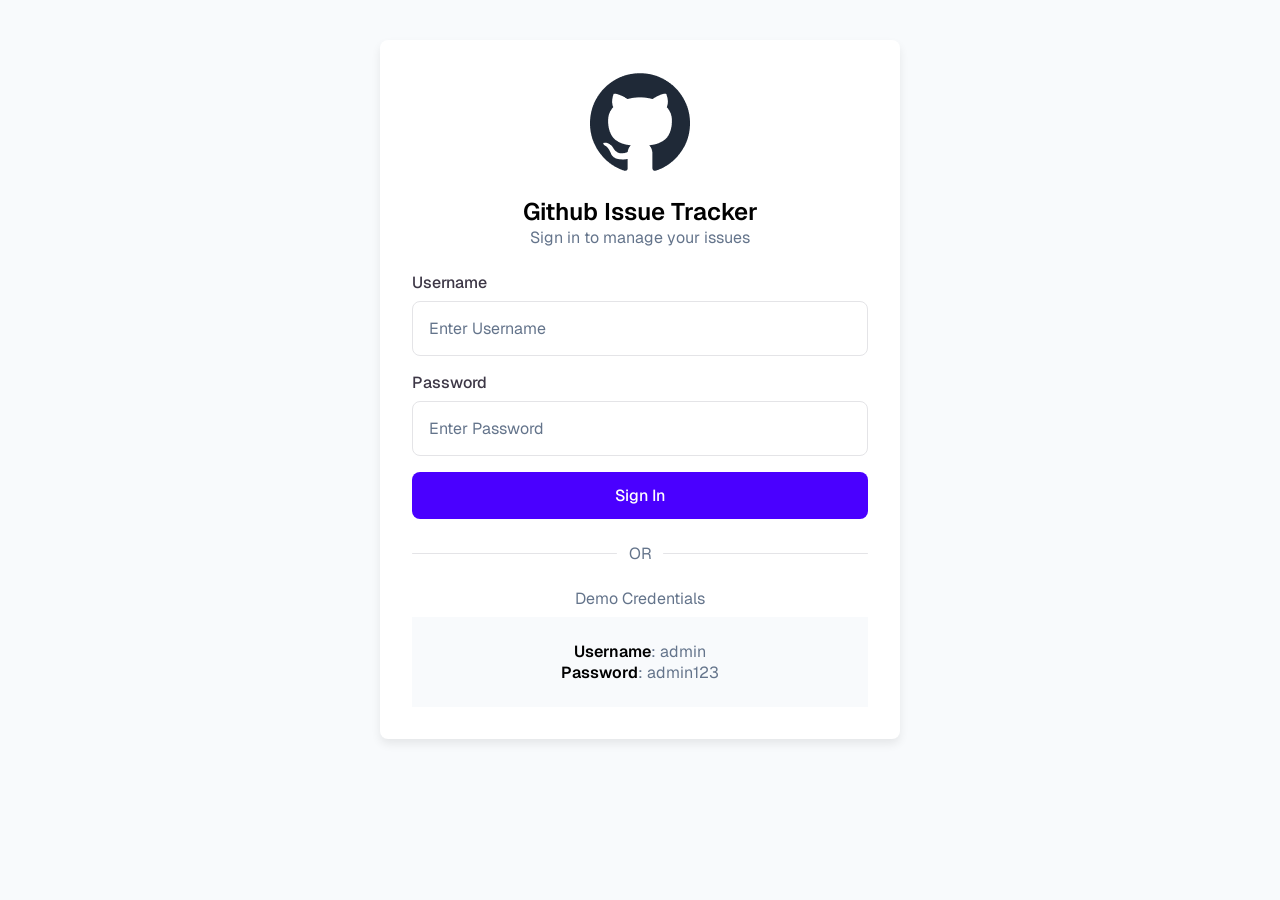
<file: index.html>
<!doctype html>
<html lang="en">
  <head>
    <meta charset="UTF-8" />
    <meta name="viewport" content="width=device-width, initial-scale=1.0" />
    <title>Login | Github Issue Tracker</title>
    <link
      rel="shortcut icon"
      href="./assets/github-logo.png"
      type="image/x-icon"
    />
    <link rel="stylesheet" href="./assets/css/login.css" />
  </head>
  <body>
    <section class="login-container">
      <div>
        <div class="login-header">
          <img src="./assets/github-logo.png" alt="Logo" class="logo" />
          <h2 class="login-heading">github issue tracker</h2>
          <p class="login-paragraph">Sign in to manage your issues</p>
        </div>
        <div class="login-form">
          <div class="input-field">
            <label for="username" class="label">Username</label>
            <br />
            <input
              type="text"
              id="username"
              class="input"
              placeholder="Enter Username"
            />
          </div>
          <div class="input-field">
            <label for="password" class="label">Password</label>
            <br />
            <input
              type="text"
              id="password"
              class="input"
              placeholder="Enter Password"
            />
          </div>
          <p class="error hide" id="error">Wrong Credentials</p>
          <button class="login-submit" onclick="loginSubmit()">Sign In</button>
        </div>
        <div class="or">
          <div class="line"></div>
          <p>OR</p>
          <div class="line"></div>
        </div>
        <div class="login-footer">
          <p class="login-paragraph" style="text-align: center">
            Demo Credentials
          </p>
          <div class="demo-credentials">
            <p class="login-paragraph">
              <span class="bold">Username</span>: admin
            </p>
            <p class="login-paragraph">
              <span class="bold">Password</span>: admin123
            </p>
          </div>
        </div>
      </div>
    </section>
    <script src="./assets/js/login.js"></script>
  </body>
</html>
</file>
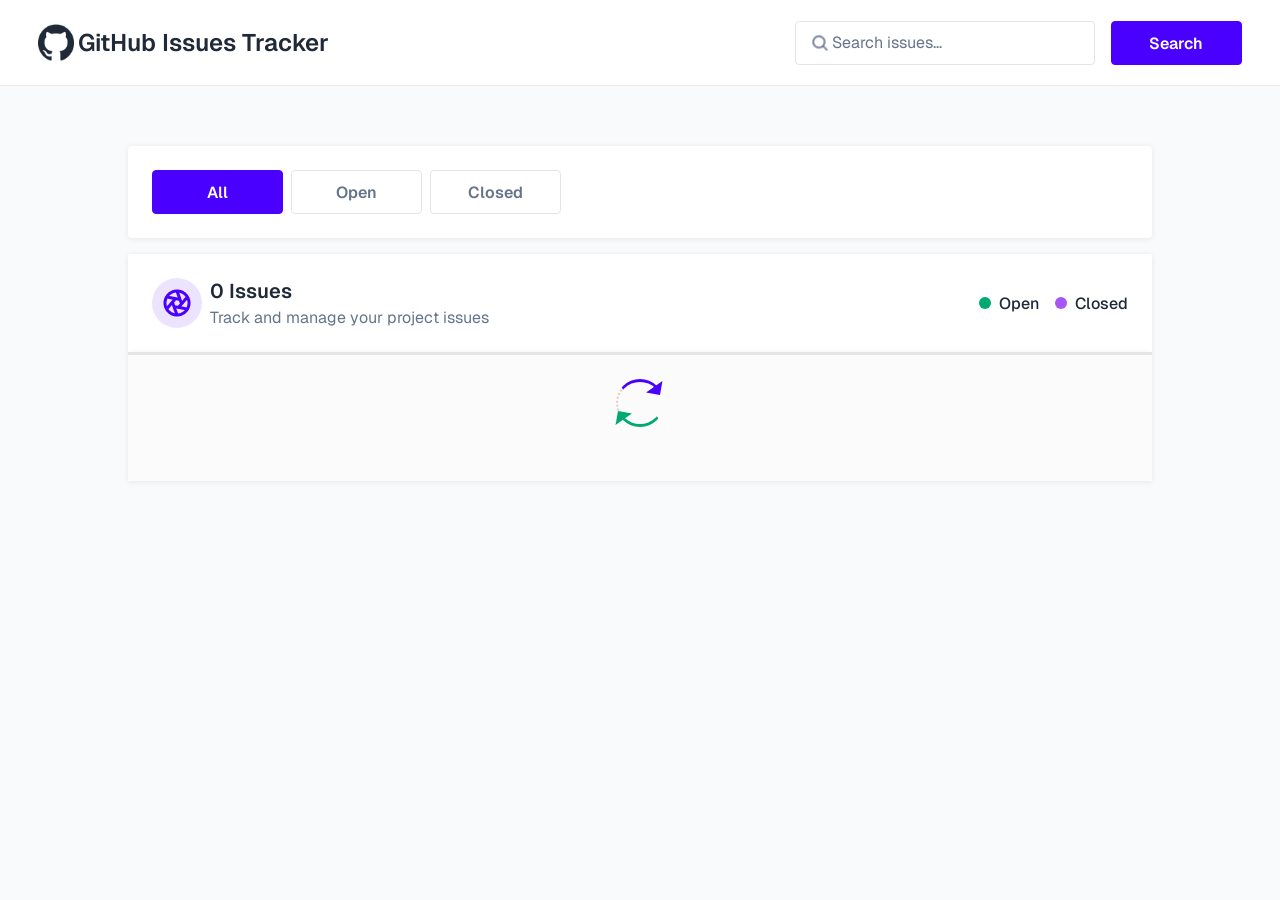
<file: home.html>
<!doctype html>
<html lang="en">

<head>
  <meta charset="UTF-8" />
  <meta name="viewport" content="width=device-width, initial-scale=1.0" />
  <title>Github Issues Tracker</title>
  <link rel="shortcut icon" href="./assets/github-logo.png" type="image/x-icon" />
  <link rel="stylesheet" href="./assets/css/style.css" />
</head>

<body>
  <header class="header-section">
    <div class="logo">
      <img src="./assets/github-logo.png" alt="Logo" class="logo-image" />
      <h2 class="logo-heading">gitHub issues tracker</h2>
    </div>
    <div class="search-container">
      <div class="input-field">
        <img src="./assets/search.png" alt="search icon" class="search-icon" />
        <input type="text" id="search-input" class="search-input" placeholder="Search issues..." />
      </div>
      <button class="btn btn-active" id="search-btn">Search</button>
    </div>
  </header>
  <section class="tab-section">
    <button class="tab-item btn" onclick="fetchAllIssue()" id="all">
      All
    </button>
    <button class="tab-item btn" onclick="fetchOpenIssue()" id="open">
      Open
    </button>
    <button class="tab-item btn" onclick="fetchClosedIssue()" id="closed">
      Closed
    </button>
  </section>
  <section class="counter-section">
    <div class="left-side">
      <div class="counter-image">
        <img src="./assets/Aperture.png" />
      </div>
      <div class="counter-details">
        <h2 class="counter-inner">
          <span id="counter">0</span>
          Issues
        </h2>
        <p class="h-paragraph">Track and manage your project issues</p>
      </div>
    </div>
    <div class="right-side">
      <div class="indicator-container">
        <div class="indicator indicator-open"></div>
        <p class="indicator-name">Open</p>
      </div>
      <div class="indicator-container">
        <div class="indicator indicator-closed"></div>
        <p class="indicator-name">Closed</p>
      </div>
    </div>
  </section>
  <section class="main-section">
    <span class="loader hide" id="data-loader"></span>
    <div class="cards-container"></div>
  </section>
  <div class="modal-container hide"></div>
  <script src="./assets/js/script.js"></script>
</body>

</html>
</file>
<file: assets/css/login.css>
@import url("https://fonts.googleapis.com/css2?family=Geist:wght@100..900&display=swap");
* {
  margin: 0;
  padding: 0;
  box-sizing: border-box;
  font-family: "Geist", sans-serif;
}
body {
  font-style: normal;
  background: #f8fafc;
  display: flex;
  justify-content: center;
}
.hide {
  display: none;
}
.login-container {
  margin-top: 40px;
  width: 100%;
  max-width: 520px;
  background: #fff;
  padding: 32px;
  border-radius: 8px;
  box-shadow: 0px 5px 10px 0px rgba(0, 0, 0, 0.08);
}
.login-header {
  display: flex;
  flex-direction: column;
  align-items: center;
  margin-bottom: 24px;
}
.logo {
  width: 100px;
  height: 100px;
  margin-bottom: 24px;
}
.login-heading {
  font-size: 1.5rem;
  font-weight: 600;
  color: #000;
  text-transform: capitalize;
}
.login-paragraph {
  font-size: 1rem;
  font-weight: 400;
  color: #64748b;
}
.login-form {
  width: 100%;
}
.label {
  display: inline-block;
  font-size: 1rem;
  font-weight: 500;
  color: #3d3746;
  margin-bottom: 8px;
}
.input-field {
  margin-bottom: 16px;
}
.input {
  width: 100%;
  font-size: 1rem;
  font-weight: 400;
  color: #000;
  padding: 16px;
  outline: 0;
  border: 1px solid #e4e4e7;
  border-radius: 8px;
  transition: border 0.2s;
}
.input::placeholder {
  color: #64748b;
}
.input:focus {
  border-color: #4a00ff;
}
.login-submit {
  width: 100%;
  font-size: 1rem;
  font-weight: 500;
  line-height: 16px;
  color: #fff;
  border: 0;
  outline: 0;
  background-color: #4a00ff;
  padding: 16px 0 15px 0;
  border-radius: 8px;
  cursor: pointer;
  margin-bottom: 24px;
}
.login-submit:hover {
  background-color: #3700ff;
}
.error {
  font-size: 1rem;
  text-align: center;
  padding-bottom: 10px;
  font-weight: 600;
  color: #e90c0c;
}
/* .login-submit:active {
  transform: scale(0.98);
} */
.or {
  width: 100%;
  display: flex;
  align-items: center;
  justify-content: space-between;
  margin-bottom: 24px;
}
.or p {
  font-size: 1rem;
  font-weight: 400;
  color: #64748b;
}
.line {
  width: 45%;
  height: 1px;
  background-color: #e4e4e7;
  border-radius: 10px;
}
.demo-credentials {
  width: 100%;
  background-color: #f8fafc;
  padding: 24px;
  text-align: center;
  margin-top: 8px;
}
.bold {
  color: #000;
  font-weight: 600;
}
</file>
<file: assets/css/style.css>
@import url("https://fonts.googleapis.com/css2?family=Geist:wght@100..900&display=swap");

* {
  margin: 0;
  padding: 0;
  box-sizing: border-box;
  font-family: "Geist", sans-serif;
}
html {
  font-size: 16px;
}
body {
  font-style: normal;
  background: #f8fafc;
}

.header-section {
  background: #fff;
  width: 100%;
  margin: 0 auto;
  display: flex;
  justify-content: space-between;
  align-items: center;
  padding: 20.5px 3%;
  border-bottom: 1px solid #e9e9e9;
}

.logo {
  display: flex;
  gap: 4px;
  align-items: center;
}

.logo-image {
  width: 36px;
  height: 37px;
}

.logo-heading {
  font-size: 1.5rem;
  font-weight: 600;
  color: #1f2937;
  text-transform: capitalize;
}

.search-container {
  display: flex;
  gap: 16px;
  align-items: center;
}

.input-field {
  position: relative;
}

.search-input {
  position: relative;
  width: 300px;
  height: 44px;
  font-size: 1rem;
  font-weight: 400;
  color: #000;
  padding-left: 36px;
  outline: 0;
  border: 1px solid #e4e4e7;
  border-radius: 4px;
  transition: border 0.2s;
}

.search-input::placeholder {
  color: #64748b;
}

.search-input:focus {
  border-color: #4a00ff;
}

.search-icon {
  width: 18px;
  position: absolute;
  top: 50%;
  transform: translateY(-50%);
  left: 16px;
  z-index: 9;
}

.btn {
  color: #64748b;
  background: #fff;
  border: 1px solid #e4e4e7;
  font-size: 1rem;
  font-weight: 600;
  width: 131px;
  height: 44px;
  line-height: 44px;
  outline: 0;
  border-radius: 4px;
  cursor: pointer;
  text-transform: capitalize;
}

.btn:hover {
  background-color: #f0f0f0;
}

.btn-active {
  color: #fff;
  background-color: #4a00ff;
  border: 1px solid #4a00ff;
}

.btn-active:hover {
  background-color: #4a00ff;
}

.tab-section {
  width: 80%;
  margin: 60px auto 16px auto;
  padding: 24px;
  background: #fff;
  border-radius: 4px;
  display: flex;
  gap: 8px;
  box-shadow: 0px 1px 6px 0px rgba(0, 0, 0, 0.08);
}

.counter-section {
  width: 80%;
  margin: 16px auto 0 auto;
  padding: 24px;
  background: #fff;
  border: 4px;
  box-shadow: 0px 1px 6px 0px rgba(0, 0, 0, 0.08);
  display: flex;
  justify-content: space-between;
  align-items: center;
}

.counter-section .left-side {
  display: flex;
  gap: 8px;
  align-items: center;
}

.counter-image {
  width: 50px;
  height: 50px;
  background: #ece4ff;
  display: flex;
  align-items: center;
  justify-content: center;
  border-radius: 50%;
}

.counter-details {
  display: flex;
  flex-direction: column;
  gap: 3px;
}

.counter-inner {
  font-size: 1.25rem;
  font-weight: 600;
  color: #1f2937;
}

.h-paragraph {
  font-size: 1rem;
  font-weight: 400;
  color: #64748b;
}

.right-side {
  display: flex;
  gap: 16px;
}

.indicator-container {
  display: flex;
  align-items: center;
  gap: 8px;
}

.indicator {
  width: 12px;
  height: 12px;
  border-radius: 50%;
}

.indicator-open {
  background: #00a96e;
}

.indicator-closed {
  background: #a855f7;
}

.indicator-name {
  font-size: 1rem;
  font-weight: 500;
  color: #1f2937;
}

.main-section {
  background: #fbfbfb;
  width: 80%;
  margin: 0 auto;
  border-top: 3px solid #e4e4e7;
  padding: 24px;
  box-shadow: 0px 1px 6px 0px rgba(0, 0, 0, 0.08);
}

.cards-container {
  display: flex;
  flex-wrap: wrap;
  gap: 12px;
  justify-content: center;
}

.card-body {
  padding: 0 16px;
  height: 140px;
}

.card {
  width: 310px;
  background: #fff;
  box-shadow: 0px 3px 6px 0px rgba(0, 0, 0, 0.08);
  border-radius: 8px;
  cursor: pointer;
}

.card-open {
  border-top: 3px solid #00a96e;
}

.card-close {
  border-top: 3px solid #4a00ff;
}

.card-header {
  display: flex;
  justify-content: space-between;
  align-items: center;
  margin-bottom: 12px;
  padding: 16px 16px 0 16px;
}

.issue-level {
  width: 80px;
  font-size: 0.75rem;
  font-weight: 500;
  text-transform: uppercase;
  border-radius: 9999px;
  text-align: center;
  padding: 5px 0;
}

.high-issue {
  background-color: #feecec;
  color: #ef4444;
}

.medium-issue {
  background-color: #fff6d1;
  color: #f59e0b;
}

.low-issue {
  background-color: #eeeff2;
  color: #9ca3af;
}

.card-heading {
  font-size: 1rem;
  font-weight: 700;
  color: #1f2937;
  text-transform: capitalize;
  margin-bottom: 8px;
}

.card-paragraph {
  font-size: 0.75rem;
  font-weight: 400;
  color: #64748b;
  margin-bottom: 11px;
}

.issue-labels {
  display: flex;
  gap: 4px;
  margin-bottom: 16px;
  flex-wrap: wrap;
}

.label {
  text-transform: uppercase;
  font-size: 0.7rem;
  font-weight: 500;
  padding: 3.5px 8px;
  border-radius: 999px;
  display: flex;
  align-items: center;
  gap: 2px;
}

.label img {
  width: 15px;
  height: min-content;
  line-height: 100%;
}

.label-bug {
  background: #feecec;
  color: #ef4444;
  border: 1px solid #fecaca;
}

.label-enhance {
  background: #defce8;
  color: #00a96e;
  border: 1px solid #defce8;
}

.label-help {
  background: #fff8db;
  color: #d97706;
  border: 1px solid #fde68a;
}

.line {
  width: 100%;
  height: 1px;
  background: #e4e4e7;
}

.card-footer {
  padding: 16px;
}

.no-issue {
  width: 100%;
  height: 200px;
  background: #fff;
  display: grid;
  place-items: center;
}

.no-issue h2 {
  font-size: 2rem;
  color: #979797;
}

.modal-container {
  background: #fff;
  width: 100%;
  height: max-content;
  position: fixed;
  bottom: 0;
  left: 0;
  right: 0;
  box-shadow: 0px 3px 6px 5px rgba(0, 0, 0, 0.08);
  padding: 32px;
  opacity: 0;
  margin-top: -15px;
  border-radius: 12px 12px 0 0;
  animation: fadeDrop 0.2s ease forwards;
}

@keyframes fadeDrop {
  from {
    opacity: 0;
    margin-top: -15px;
  }

  to {
    opacity: 1;
    margin-top: 0;
  }
}

.modal-heading {
  font-size: 1.5rem;
  font-weight: bold;
  color: #1f2937;
  margin-bottom: 8px;
}

.modal-opener {
  display: flex;
  align-items: center;
  gap: 5px;
  margin-bottom: 12px;
}

.label-open {
  background: #00a96e;
  color: #fff;
  border: 1px solid #00a96e;
  padding: 2.5px 10px;
}

.label-close {
  background: #4a00ff;
  color: #fff;
  border: 1px solid #4a00ff;
  padding: 2.5px 10px;
}

.modal-description {
  font-size: 1rem;
  font-weight: 400;
  color: #64748b;
}

.modal-high-issue {
  background-color: #ef4444;
  color: #fff;
}

.modal-medium-issue {
  background-color: #f59e0b;
  color: #fff;
}

.modal-low-issue {
  background-color: #64748b;
  color: #fff;
}

.modal-footer {
  display: flex;
  justify-content: space-between;
  background: #f8fafc;
  padding: 16px;
  border-radius: 8px;
  margin: 24px 0;
}

.assignee,
.priority {
  flex: 1;
  text-align: left;
  display: flex;
  flex-direction: column;
  gap: 5px;
}

.assignee-name {
  font-size: 1rem;
  text-transform: capitalize;
  font-weight: 600;
  color: #1f2937;
}

.loader {
  width: 48px;
  height: 48px;
  display: block;
  margin: 0 auto 30px auto;
  position: relative;
  border-width: 3px 2px 3px 2px;
  border-style: solid dotted solid dotted;
  border-color: #4a00ff rgba(255, 255, 255, 0.3) #00a96e rgba(151, 107, 93, 0.3);
  border-radius: 50%;
  box-sizing: border-box;
  animation: 1s rotate linear infinite;
}

.loader:before,
.loader:after {
  content: "";
  top: 0;
  left: 0;
  position: absolute;
  border: 10px solid transparent;
  border-bottom-color: #00a96e;
  transform: translate(-10px, 19px) rotate(-35deg);
}

.loader:after {
  border-color: #4a00ff #0000 #0000 #0000;
  transform: translate(32px, 3px) rotate(-35deg);
}

@keyframes rotate {
  100% {
    transform: rotate(360deg);
  }
}

.hide {
  display: none;
}

@media screen and (max-width: 800px) {
  .header-section {
    flex-direction: column;
    gap: 20px;
  }
}
@media screen and (max-width: 775px) {
  .tab-section,
  .counter-section,
  .main-section {
    width: 95%;
  }
}

@media screen and (max-width: 680px) {
  .counter-section {
    flex-direction: column;
    gap: 10px;
  }
  .card {
    width: 100%;
  }
}
@media screen and (min-width: 580px) {
  .modal-container {
    width: 90%;
    max-width: 700px;
    top: 50%;
    bottom: 50%;
    left: 50%;
    right: 50%;
    transform: translate(-50%, -50%);
    border-radius: 8px;
    padding: 32px;
  }
  .card-paragraph {
    font-size: 0.75rem !important;
  }
}
@media screen and (max-width: 500px) {
  .search-container {
    flex-direction: column;
    gap: 10px;
  }
}
</file>
